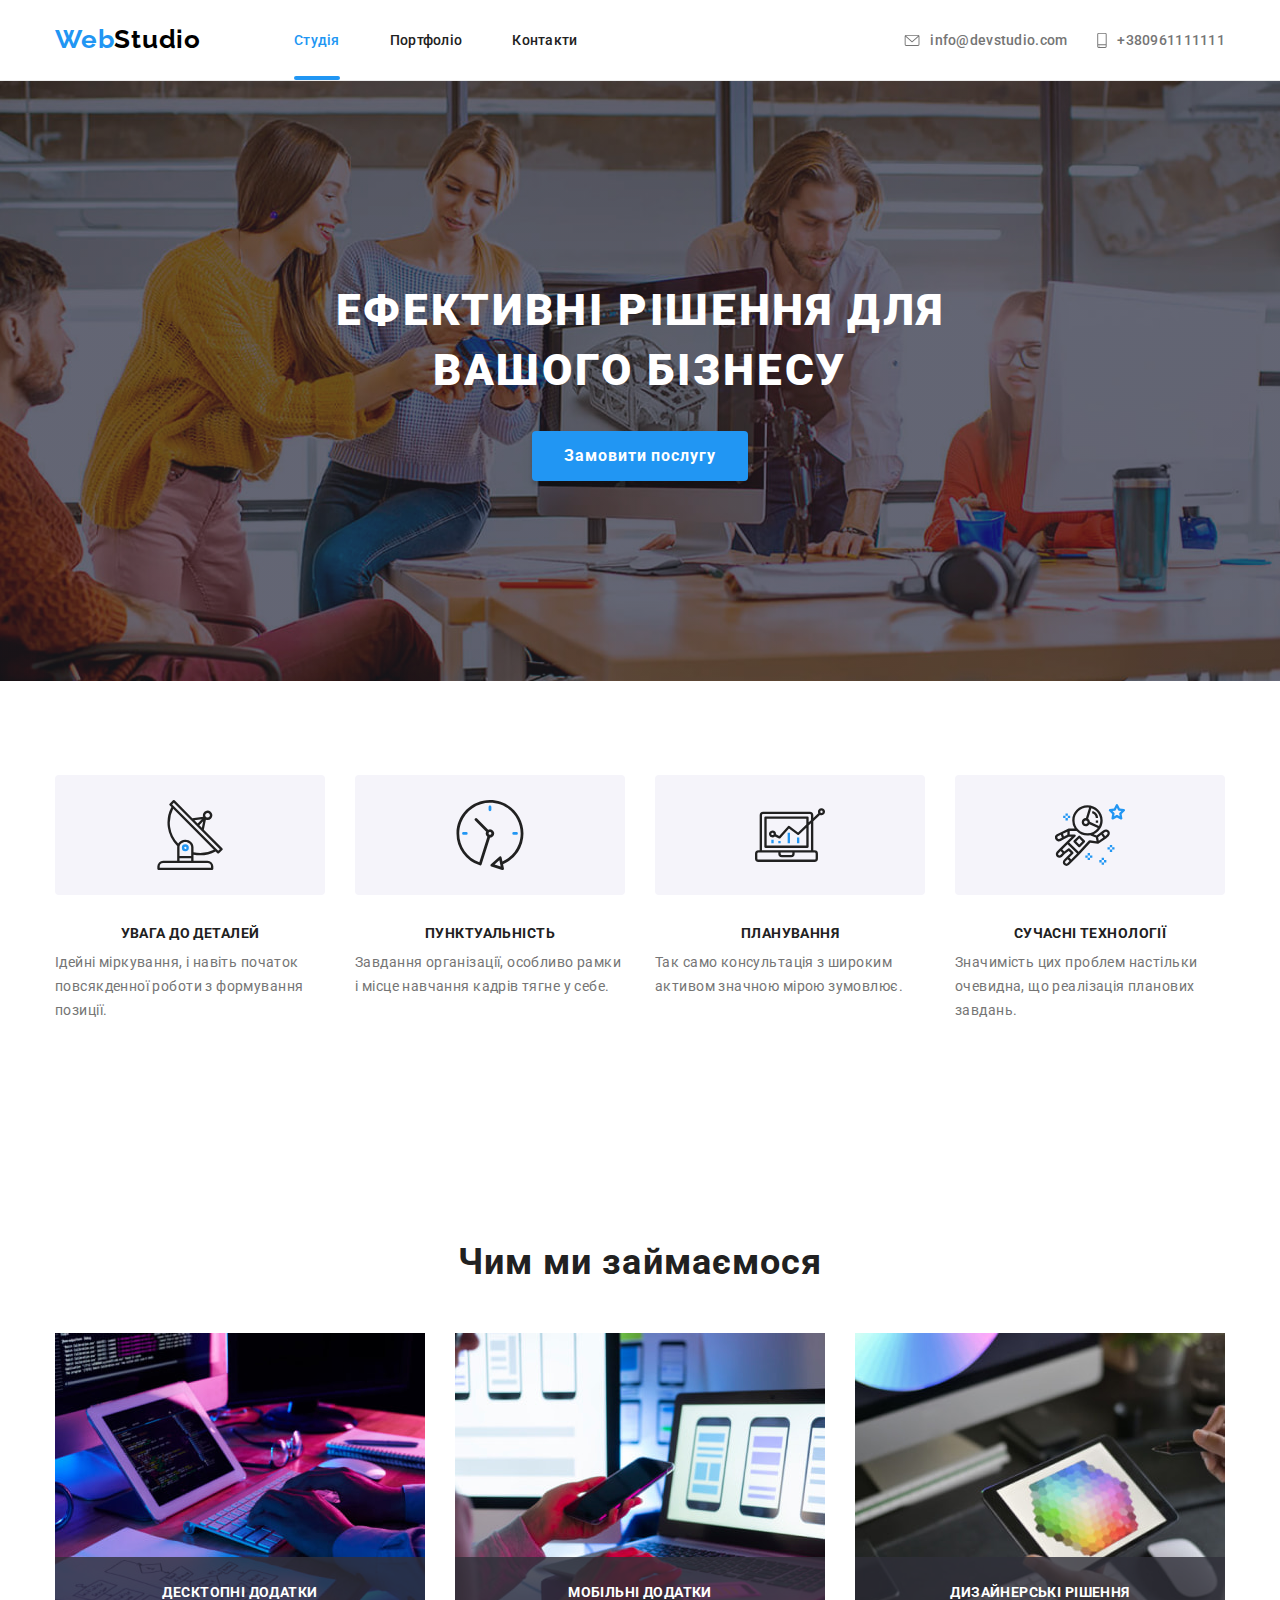
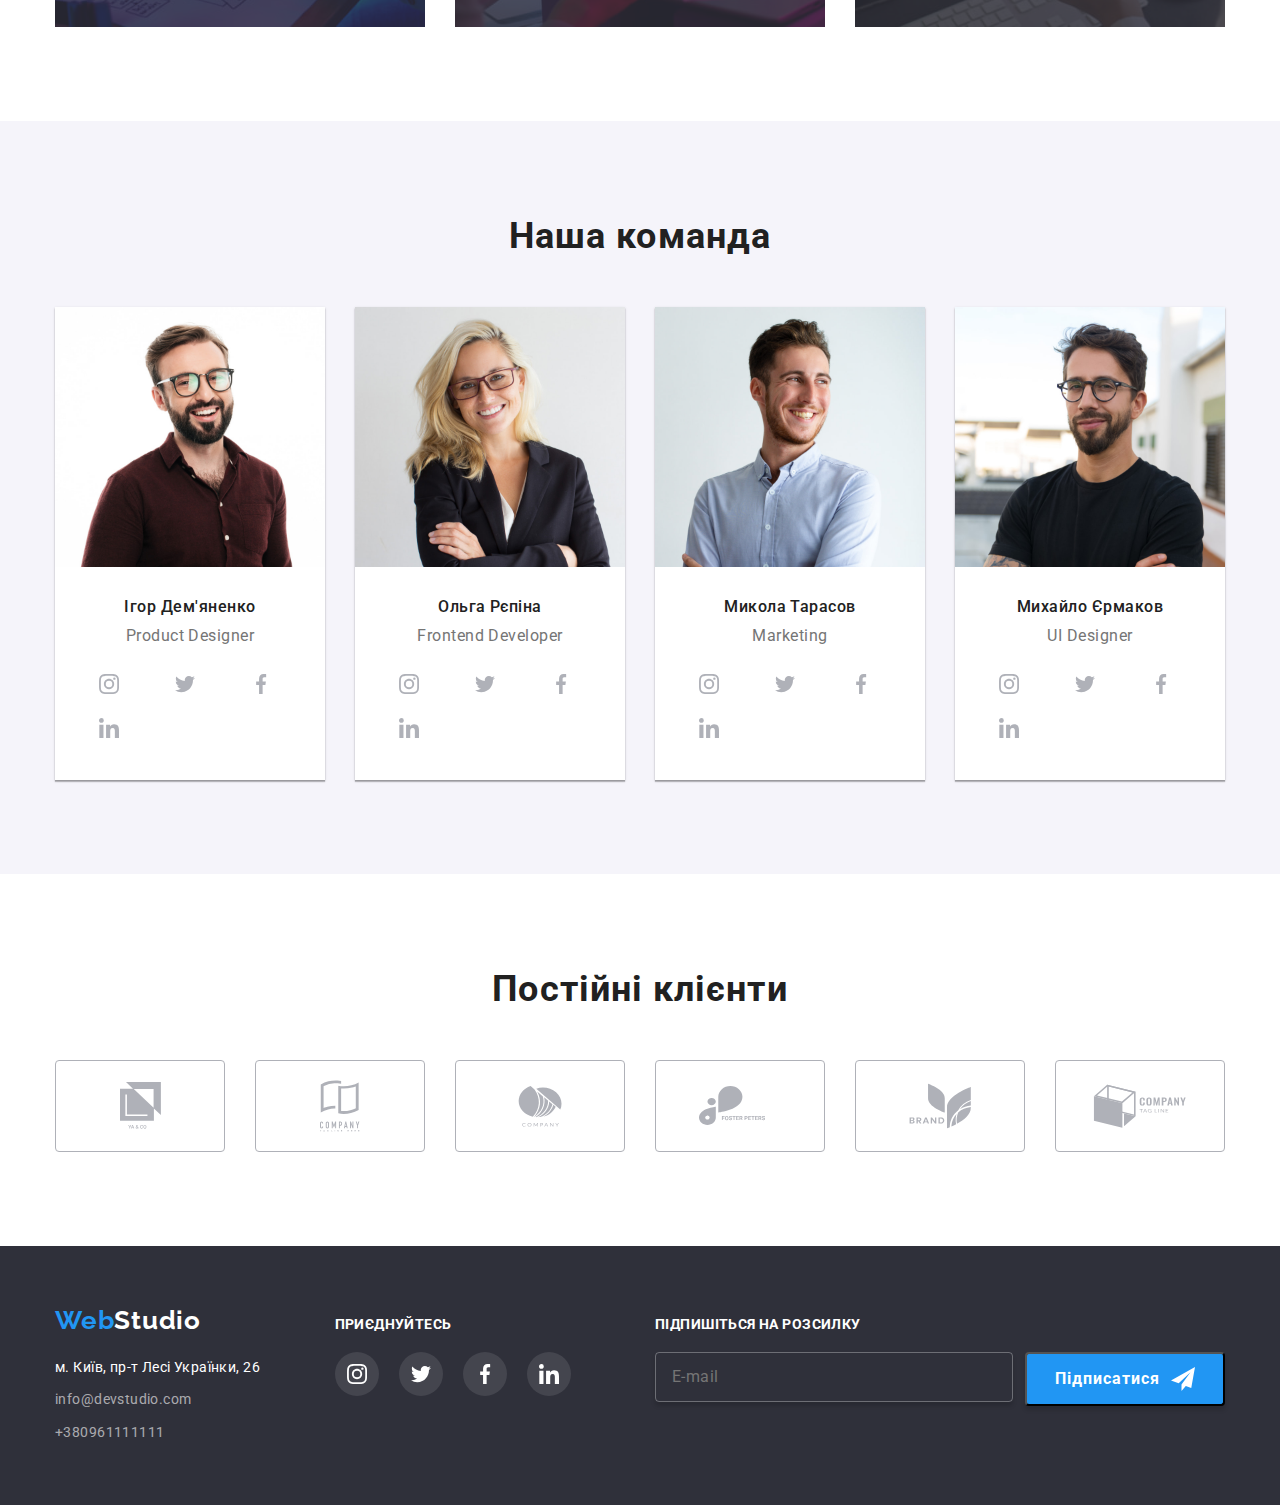
<file: index.html>
<!DOCTYPE html>
<html lang="uk">
  <head>
    <meta charset="UTF-8" />
    <meta name="viewport" content="width=device-width, initial-scale=1.0" />
    <title lang="en">WebStudio</title>

    <link rel="preconnect" href="https://fonts.googleapis.com" />
    <link rel="preconnect" href="https://fonts.gstatic.com" crossorigin />
    <link
      href="https://fonts.googleapis.com/css2?family=Raleway:wght@700&family=Roboto:wght@400;500;700;900&display=swap"
      rel="stylesheet"
    />

    <link
      rel="stylesheet"
      href="https://cdnjs.cloudflare.com/ajax/libs/modern-normalize/2.0.0/modern-normalize.min.css"
    />

    <link rel="stylesheet" href="./css/main.min.css" />
  </head>

  <body>
    <!-- Header start -->
    <header class="header">
      <div class="container header__container">
        <nav class="main-navigation">
          <!-- Header Logo -->

          <div class="mobile-menu__navigation">
            <div class="header__logo">
              <a href="/" class="logo"
                >Web<span class="logo__dark-theme">Studio</span></a
              >
            </div>

            <!-- Mobile menu open-close button  -->
            <button
              type="button"
              class="btn btn__mobile-menu is-open"
              aria-expanded="false"
              aria-controls="mobile-menu__container"
              data-menu-button
            >
              <svg
                width="40"
                height="40"
                aria-label="Кнопка перемикач мобільного
                меню"
              >
                <use
                  class="icon-cross"
                  href="./images/svg/symbol-defs.svg#icon-cross"
                  width="19"
                ></use>
                <use
                  class="icon-burger"
                  href="./images/svg/symbol-defs.svg#icon-burger"
                  width="24"
                ></use>
              </svg>
            </button>
          </div>

          <!-- Mobile menu -->
          <div
            class="mobile-menu__container is-open"
            id="mobile-menu__container"
            data-menu
          >
            <!-- Menu navigation list -->
            <ul class="main-navigation__list main-navigation__list-menu">
              <li class="main-navigation__item">
                <a
                  href="./index.html"
                  class="main-navigation__link main-navigation__link-menu--current-page"
                  >Студія</a
                >
              </li>
              <li class="main-navigation__item">
                <a
                  href="./portfolio.html"
                  class="main-navigation__link main-navigation__link-menu"
                  >Портфоліо</a
                >
              </li>
              <li class="main-navigation__item">
                <a
                  href="./contacts.html"
                  class="main-navigation__link main-navigation__link-menu"
                  >Контакти</a
                >
              </li>
            </ul>
            <!-- Menu navigation Contacts -->
            <ul class="main-navigation__list main-navigation__list-contact">
              <li class="main-navigation__item mail">
                <a
                  class="main-navigation__link main-navigation__link-contact"
                  href="mailto:info@devstudio.com"
                  aria-label="Електронна пошта"
                >
                  <svg class="main-navigation__icon" width="16" height="12">
                    <use
                      href="./images/svg/symbol-defs.svg#icon-envelope"
                    ></use>
                  </svg>
                  info@devstudio.com
                </a>
              </li>
              <li class="main-navigation__item phone">
                <a
                  class="main-navigation__link main-navigation__link-contact"
                  href="tel:+380961111111"
                  aria-label="Номер телефону"
                >
                  <svg class="main-navigation__icon" width="10" height="16">
                    <use
                      href="./images/svg/symbol-defs.svg#icon-smartphone"
                    ></use>
                  </svg>
                  +380961111111
                </a>
              </li>
            </ul>
            <!-- Menu navigation Social -->
            <ul class="menu__social">
              <li class="menu__social-item">
                <a
                  class="menu__social-link"
                  href="#"
                  target="_blank"
                  rel="noopener noreferrer nofollow"
                  aria-label="Посилання на інстаграм"
                  >Instagram
                </a>
              </li>
              <li class="menu__social-item">
                <a
                  class="menu__social-link"
                  href="#"
                  target="_blank"
                  rel="noopener noreferrer nofollow"
                  aria-label="Посилання на твітер"
                >
                  Twitter
                </a>
              </li>

              <li class="menu__social-item">
                <a
                  class="menu__social-link"
                  href="#"
                  target="_blank"
                  rel="noopener noreferrer nofollow"
                  aria-label="Посилання на фейсбук"
                >
                  Facebook
                </a>
              </li>
              <li class="menu__social-item">
                <a
                  class="menu__social-link"
                  href="#"
                  target="_blank"
                  rel="noopener noreferrer nofollow"
                  aria-label="Посиалння на лінкедін"
                  >LinkedIn
                </a>
              </li>
            </ul>
          </div>
        </nav>
      </div>
    </header>

    <main>
      <!-- Hero section start-->
      <section class="hero">
        <div class="container">
          <h1 class="hero__title">Ефективні рішення для вашого бізнесу</h1>

          <button type="button" class="hero__btn btn" data-modal-open>
            Замовити послугу
          </button>
        </div>

        <!-- Модальне вікно -->

        <div class="backdrop is-hidden" data-modal>
          <div class="modal">
            <form class="form" autocomplete="off">
              <p class="form__title">Залиште свої дані, ми вам передзвонимо</p>

              <div class="form-group">
                <label class="form-group__label">Ім&#8216;я</label>
                <input
                  type="text"
                  name="name"
                  class="form-group__input"
                  placeholder=" "
                />

                <svg class="form-group__icon" width="18" height="18">
                  <use href="./images/svg/symbol-defs.svg#icon-person"></use>
                </svg>
              </div>

              <div class="form-group">
                <label class="form-group__label">Телефон</label>
                <input
                  type="tel"
                  name="tel"
                  class="form-group__input"
                  placeholder=" "
                />
                <svg class="form-group__icon" width="18" height="18">
                  <use href="./images/svg/symbol-defs.svg#icon-phone"></use>
                </svg>
              </div>

              <div class="form-group">
                <label class="form-group__label">Пошта</label>
                <input
                  type="email"
                  name="email"
                  class="form-group__input"
                  placeholder=" "
                />
                <svg class="form-group__icon" width="18" height="18">
                  <use href="./images/svg/symbol-defs.svg#icon-email"></use>
                </svg>
              </div>

              <div class="form-group form-group__comment">
                <label class="form-group__label">Коментар</label>
                <textarea
                  class="comment__textarea"
                  name="comment"
                  rows="20"
                  placeholder="Введіть текст"
                ></textarea>
              </div>

              <label class="checkbox__label">
                <input
                  class="checkbox__input"
                  type="checkbox"
                  name="agreement"
                  value="Погожуюсь з розсилкою та приймаю умови договору"
                />
                <span class="checkbox__agreement"
                  >Погожуюсь з розсилкою та приймаю
                  <a href="#" class="checkbox__link-agreement"
                    >Умови договору</a
                  >
                </span>
                <svg class="checkbox__icon" width="16" height="15">
                  <use href="./images/svg/symbol-defs.svg#icon-check"></use>
                </svg>
              </label>

              <button type="submit" class="btn btn__send">Відправити</button>

              <button type="button" class="btn__close" data-modal-close>
                <svg class="icon close" width="11" height="11">
                  <use href="./images/svg/symbol-defs.svg#icon-Close"></use>
                </svg>
              </button>
            </form>
          </div>
        </div>
      </section>

      <!-- Features section -->
      <section class="our-features">
        <div class="container">
          <h2 class="section-title visually-hidden">Наші особливості</h2>

          <ul class="our-features__list">
            <li class="our-features__list-item">
              <div class="list-item__icon">
                <svg class="icon-antenna" width="70" height="70">
                  <use href="./images/svg/symbol-defs.svg#icon-antenna"></use>
                </svg>
              </div>

              <h3 class="our-features__subtitle">УВАГА ДО ДЕТАЛЕЙ</h3>
              <p class="our-features__description">
                Ідейні міркування, і навіть початок повсякденної роботи з
                формування позиції.
              </p>
            </li>

            <li class="our-features__list-item">
              <div class="list-item__icon">
                <svg class="icon-clock" width="70" height="70">
                  <use href="./images/svg/symbol-defs.svg#icon-clock"></use>
                </svg>
              </div>
              <h3 class="our-features__subtitle">ПУНКТУАЛЬНІСТЬ</h3>
              <p class="our-features__description">
                Завдання організації, особливо рамки і місце навчання кадрів
                тягне у себе.
              </p>
            </li>

            <li class="our-features__list-item">
              <div class="list-item__icon">
                <svg class="icon-diagram" width="70" height="70">
                  <use href="./images/svg/symbol-defs.svg#icon-diagram"></use>
                </svg>
              </div>
              <h3 class="our-features__subtitle">ПЛАНУВАННЯ</h3>
              <p class="our-features__description">
                Так само консультація з широким активом значною мірою зумовлює.
              </p>
            </li>

            <li class="our-features__list-item">
              <div class="list-item__icon">
                <svg class="icon-astronaut" width="70" height="70">
                  <use href="./images/svg/symbol-defs.svg#icon-astronaut"></use>
                </svg>
              </div>
              <h3 class="our-features__subtitle">СУЧАСНІ ТЕХНОЛОГІЇ</h3>
              <p class="our-features__description">
                Значимість цих проблем настільки очевидна, що реалізація
                планових завдань.
              </p>
            </li>
          </ul>
        </div>
      </section>

      <!-- Reviews Section -->
      <section class="reviews">
        <div class="container">
          <h2 class="section-title">Чим ми займаємося</h2>
          <ul class="reviews__list">
            <li class="reviews__list-item">
              <img
                src="./images/work/we-do-1.jpg"
                width="370"
                height="294"
                alt="Відкритий лептоп, на столі лежать папери, за лептопом великий монітор з інформацією схожою на код"
              />
              <p class="list-item__description">Десктопні додатки</p>
            </li>
            <li class="reviews__list-item">
              <img
                src="./images/work/we-do-2.jpg"
                width="370"
                height="294"
                alt="На екрані лептопа макети з інформацією для мобільних телефонів, на задньому фоні великий додатковий монітор з зображенням інформації"
              />
              <p class="list-item__description">Мобільні додатки</p>
            </li>
            <li class="reviews__list-item">
              <img
                src="./images/work/we-do-3.jpg"
                width="370"
                height="294"
                alt="Планшет з палітрою кольорів на екрані, на задньому плані ноутбук та великий додатковий монітр, на якому відображається обраний моноколір"
              />
              <p class="list-item__description">Дизайнерські рішення</p>
            </li>
          </ul>
        </div>
      </section>

      <!-- Team section -->
      <section class="team">
        <div class="container">
          <h2 class="section-title">Наша команда</h2>
          <ul class="team__member-list">
            <li class="team__member">
              <img
                src="./images/team/dem.jpg"
                width="270"
                alt="Молодий чоловік сорочці борового кольору з бородою та в окулярах, він посміхається"
              />
              <div class="member__description">
                <h3 class="member__name">Ігор Дем'яненко</h3>
                <p class="member__position" lang="en">Product Designer</p>

                <ul class="member__social">
                  <li>
                    <a
                      class="social-link"
                      href="#"
                      target="_blank"
                      rel="noopener noreferrer nofollow"
                      aria-label="Посилання на інстаграм"
                    >
                      <svg class="social-link__icon" width="20" height="20">
                        <use
                          href="./images/svg/symbol-defs.svg#icon-instagram"
                        ></use>
                      </svg>
                    </a>
                  </li>
                  <li>
                    <a
                      class="social-link"
                      href="#"
                      target="_blank"
                      rel="noopener noreferrer nofollow"
                      aria-label="Посилання на твітер"
                    >
                      <svg class="social-link__icon" width="20" height="20">
                        <use
                          href="./images/svg/symbol-defs.svg#icon-twitter"
                        ></use>
                      </svg>
                    </a>
                  </li>

                  <li>
                    <a
                      class="social-link"
                      href="#"
                      target="_blank"
                      rel="noopener noreferrer nofollow"
                      aria-label="Посилання на фейсбук"
                    >
                      <svg class="social-link__icon" width="20" height="20">
                        <use
                          href="./images/svg/symbol-defs.svg#icon-facebook"
                        ></use>
                      </svg>
                    </a>
                  </li>
                  <li>
                    <a
                      class="social-link"
                      href="#"
                      target="_blank"
                      rel="noopener noreferrer nofollow"
                      aria-label="Посиалння на лінкедін"
                    >
                      <svg class="social-link__icon" width="20" height="20">
                        <use
                          href="./images/svg/symbol-defs.svg#icon-linkedin"
                        ></use>
                      </svg>
                    </a>
                  </li>
                </ul>
              </div>
            </li>

            <li class="team__member">
              <img
                src="./images/team/repina.jpg"
                width="270"
                alt="Молода усміхнена жінка в окулярах з руками схрещеними на грудях в чорному піджаку та білій блузі, блондинка"
              />
              <div class="member__description">
                <h3 class="member__name">Ольга Рєпіна</h3>
                <p class="member__position" lang="en">Frontend Developer</p>

                <ul class="member__social">
                  <li>
                    <a
                      class="social-link"
                      href="#"
                      target="_blank"
                      rel="noopener noreferrer nofollow"
                      aria-label="Посилання на інстаграм"
                    >
                      <svg class="social-link__icon" width="20" height="20">
                        <use
                          href="./images/svg/symbol-defs.svg#icon-instagram"
                        ></use>
                      </svg>
                    </a>
                  </li>
                  <li>
                    <a
                      class="social-link"
                      href="#"
                      target="_blank"
                      rel="noopener noreferrer nofollow"
                      aria-label="Посилання на твітер"
                    >
                      <svg class="social-link__icon" width="20" height="20">
                        <use
                          href="./images/svg/symbol-defs.svg#icon-twitter"
                        ></use>
                      </svg>
                    </a>
                  </li>
                  <li>
                    <a
                      class="social-link"
                      href="#"
                      target="_blank"
                      rel="noopener noreferrer nofollow"
                      aria-label="Посилання на фейсбук"
                    >
                      <svg class="social-link__icon" width="20" height="20">
                        <use
                          href="./images/svg/symbol-defs.svg#icon-facebook"
                        ></use>
                      </svg>
                    </a>
                  </li>
                  <li>
                    <a
                      class="social-link"
                      href="#"
                      target="_blank"
                      rel="noopener noreferrer nofollow"
                      aria-label="Посиалння на лінкедін"
                    >
                      <svg class="social-link__icon" width="20" height="20">
                        <use
                          href="./images/svg/symbol-defs.svg#icon-linkedin"
                        ></use>
                      </svg>
                    </a>
                  </li>
                </ul>
              </div>
            </li>

            <li class="team__member">
              <img
                src="./images/team/tarasov.jpg"
                width="270"
                alt="Молодий чоловік в білій сорочці з руками схрещеними на грудях, посміхається, шатен"
              />
              <div class="member__description">
                <h3 class="member__name">Микола Тарасов</h3>
                <p class="member__position" lang="en">Marketing</p>

                <ul class="member__social">
                  <li>
                    <a
                      class="social-link"
                      href="#"
                      target="_blank"
                      rel="noopener noreferrer nofollow"
                      aria-label="Посилання на інстаграм"
                    >
                      <svg class="social-link__icon" width="20" height="20">
                        <use
                          href="./images/svg/symbol-defs.svg#icon-instagram"
                        ></use>
                      </svg>
                    </a>
                  </li>
                  <li>
                    <a
                      class="social-link"
                      href="#"
                      target="_blank"
                      rel="noopener noreferrer nofollow"
                      aria-label="Посилання на твітер"
                    >
                      <svg class="social-link__icon" width="20" height="20">
                        <use
                          href="./images/svg/symbol-defs.svg#icon-twitter"
                        ></use>
                      </svg>
                    </a>
                  </li>
                  <li>
                    <a
                      class="social-link"
                      href="#"
                      target="_blank"
                      rel="noopener noreferrer nofollow"
                      aria-label="Посилання на фейсбук"
                    >
                      <svg class="social-link__icon" width="20" height="20">
                        <use
                          href="./images/svg/symbol-defs.svg#icon-facebook"
                        ></use>
                      </svg>
                    </a>
                  </li>
                  <li>
                    <a
                      class="social-link"
                      href="#"
                      target="_blank"
                      rel="noopener noreferrer nofollow"
                      aria-label="Посиалння на лінкедін"
                    >
                      <svg class="social-link__icon" width="20" height="20">
                        <use
                          href="./images/svg/symbol-defs.svg#icon-linkedin"
                        ></use>
                      </svg>
                    </a>
                  </li>
                </ul>
              </div>
            </li>

            <li class="team__member">
              <img
                src="./images/team/yermakov.jpg"
                width="270"
                alt="Молодий чоловік в окулярах з руками схрещеними на грудях, з хитрою посмішкою, брюнет в чорній футболці, на руці тату"
              />
              <div class="member__description">
                <h3 class="member__name">Михайло Єрмаков</h3>
                <p class="member__position" lang="en">UI Designer</p>

                <ul class="member__social">
                  <li>
                    <a
                      class="social-link"
                      href="#"
                      target="_blank"
                      rel="noopener noreferrer nofollow"
                      aria-label="Посилання на інстаграм"
                    >
                      <svg class="social-link__icon" width="20" height="20">
                        <use
                          href="./images/svg/symbol-defs.svg#icon-instagram"
                        ></use>
                      </svg>
                    </a>
                  </li>
                  <li>
                    <a
                      class="social-link"
                      href="#"
                      target="_blank"
                      rel="noopener noreferrer nofollow"
                      aria-label="Посилання на твітер"
                    >
                      <svg class="social-link__icon" width="20" height="20">
                        <use
                          href="./images/svg/symbol-defs.svg#icon-twitter"
                        ></use>
                      </svg>
                    </a>
                  </li>
                  <li>
                    <a
                      class="social-link"
                      href="#"
                      target="_blank"
                      rel="noopener noreferrer nofollow"
                      aria-label="Посилання на фейсбук"
                    >
                      <svg class="social-link__icon" width="20" height="20">
                        <use
                          href="./images/svg/symbol-defs.svg#icon-facebook"
                        ></use>
                      </svg>
                    </a>
                  </li>
                  <li>
                    <a
                      class="social-link"
                      href="#"
                      target="_blank"
                      rel="noopener noreferrer nofollow"
                      aria-label="Посиалння на лінкедін"
                    >
                      <svg class="social-link__icon" width="20" height="20">
                        <use
                          href="./images/svg/symbol-defs.svg#icon-linkedin"
                        ></use>
                      </svg>
                    </a>
                  </li>
                </ul>
              </div>
            </li>
          </ul>
        </div>
      </section>

      <!-- Clients section -->
      <section class="clients">
        <div class="container">
          <h2 class="section-title">Постійні клієнти</h2>
          <ul class="clients__list">
            <li class="clients__list-item">
              <a
                class="clients__link"
                href="#"
                target="_blank"
                rel="noopener noreferrer"
                aria-label="Логотип компанії постійного клієнта"
              >
                <svg class="clients__logo" width="41" height="47">
                  <use href="./images/svg/symbol-defs.svg#icon-Logo_YACO"></use>
                </svg>
              </a>
            </li>
            <li class="clients__list-item">
              <a
                class="clients__link"
                href="#"
                target="_blank"
                rel="noopener noreferrer"
                aria-label="Логотип компанії постійного клієнта"
              >
                <svg class="clients__logo" width="40" height="52">
                  <use
                    href="./images/svg/symbol-defs.svg#icon-Logo_Tagline"
                  ></use>
                </svg>
              </a>
            </li>
            <li class="clients__list-item">
              <a
                class="clients__link"
                href="#"
                target="_blank"
                rel="noopener noreferrer"
                aria-label="Логотип компанії постійного клієнта"
              >
                <svg class="clients__logo" width="44" height="42">
                  <use
                    href="./images/svg/symbol-defs.svg#icon-Logo_Company"
                  ></use>
                </svg>
              </a>
            </li>
            <li class="clients__list-item">
              <a
                class="clients__link"
                href="#"
                target="_blank"
                rel="noopener noreferrer"
                aria-label="Логотип компанії постійного клієнта"
              >
                <svg class="clients__logo" width="82" height="41">
                  <use
                    href="./images/svg/symbol-defs.svg#icon-Logo_Foster"
                  ></use>
                </svg>
              </a>
            </li>
            <li class="clients__list-item">
              <a
                class="clients__link"
                href="#"
                target="_blank"
                rel="noopener noreferrer"
                aria-label="Логотип компанії постійного клієнта"
              >
                <svg class="clients__logo" width="63" height="46">
                  <use
                    href="./images/svg/symbol-defs.svg#icon-Logo_Brand"
                  ></use>
                </svg>
              </a>
            </li>
            <li class="clients__list-item">
              <a
                class="clients__link"
                href="#"
                target="_blank"
                rel="noopener noreferrer"
                aria-label="Логотип компанії постійного клієнта"
              >
                <svg class="clients__logo" width="94" height="44">
                  <use
                    href="./images/svg/symbol-defs.svg#icon-Logo_CompanyTL"
                  ></use>
                </svg>
              </a>
            </li>
          </ul>
        </div>
      </section>
    </main>

    <!-- Footer -->
    <footer class="footer">
      <div class="container footer__container">
        <div class="footer__container--left-part">
          <!-- Footer Logo -->
          <a href="/" class="logo footer__logo"
            >Web<span class="logo__white-theme">Studio</span></a
          >

          <!-- Footer Contacts -->
          <address class="footer__contact">
            <p class="footer__contact-text">м. Київ, пр-т Лесі Українки, 26</p>
            <ul class="footer__contact-list">
              <li class="footer__contact-item">
                <a class="footer__contact-link" href="mailto:info@devstudio.com"
                  >info@devstudio.com</a
                >
              </li>
              <li class="footer__contact-item">
                <a class="footer__contact-link" href="tel:+380961111111"
                  >+380961111111</a
                >
              </li>
            </ul>
          </address>
        </div>

        <div class="footer__social">
          <p class="footer__join-us">Приєднуйтесь</p>
          <ul class="social">
            <li class="social__item">
              <a
                class="social-link footer__social-link"
                href="#"
                target="_blank"
                rel="noopener noreferrer nofollow"
                aria-label="Посилання на інстаграм"
                ><svg class="social-link__icon" width="20" height="20">
                  <use href="./images/svg/symbol-defs.svg#icon-instagram"></use>
                </svg>
              </a>
            </li>
            <li class="social__item">
              <a
                class="social-link footer__social-link"
                href="#"
                target="_blank"
                rel="noopener noreferrer nofollow"
                aria-label="Посилання на твітер"
                ><svg class="social-link__icon" width="20" height="20">
                  <use href="./images/svg/symbol-defs.svg#icon-twitter"></use>
                </svg>
              </a>
            </li>
            <li class="social__item">
              <a
                class="social-link footer__social-link"
                href="#"
                target="_blank"
                rel="noopener noreferrer nofollow"
                aria-label="Посилання на фейсбук"
              >
                <svg class="social-link__icon" width="20" height="20">
                  <use href="./images/svg/symbol-defs.svg#icon-facebook"></use>
                </svg>
              </a>
            </li>
            <li class="social__item">
              <a
                class="social-link footer__social-link"
                href="#"
                target="_blank"
                rel="noopener noreferrer nofollow"
                aria-label="Посиалння на лінкедін"
              >
                <svg class="social-link__icon" width="20" height="20">
                  <use href="./images/svg/symbol-defs.svg#icon-linkedin"></use>
                </svg>
              </a>
            </li>
          </ul>
        </div>

        <form class="footer-form" autocomplete="off">
          <p class="footer-form__title">Підпишіться на розсилку</p>

          <div class="footer-form__field">
            <input
              type="email"
              name="email"
              class="footer-form__input"
              placeholder="E-mail"
            />
            <button type="button" class="btn btn__subscribe">
              Підписатися
              <svg class="footer-form__icon" width="24" height="24">
                <use href="./images/svg/symbol-defs.svg#icon-telegram"></use>
              </svg>
            </button>
          </div>
        </form>
      </div>
    </footer>

    <script src="./js/modal.js"></script>
    <script src="./js/mobile-menu.js"></script>
  </body>
</html>
</file>
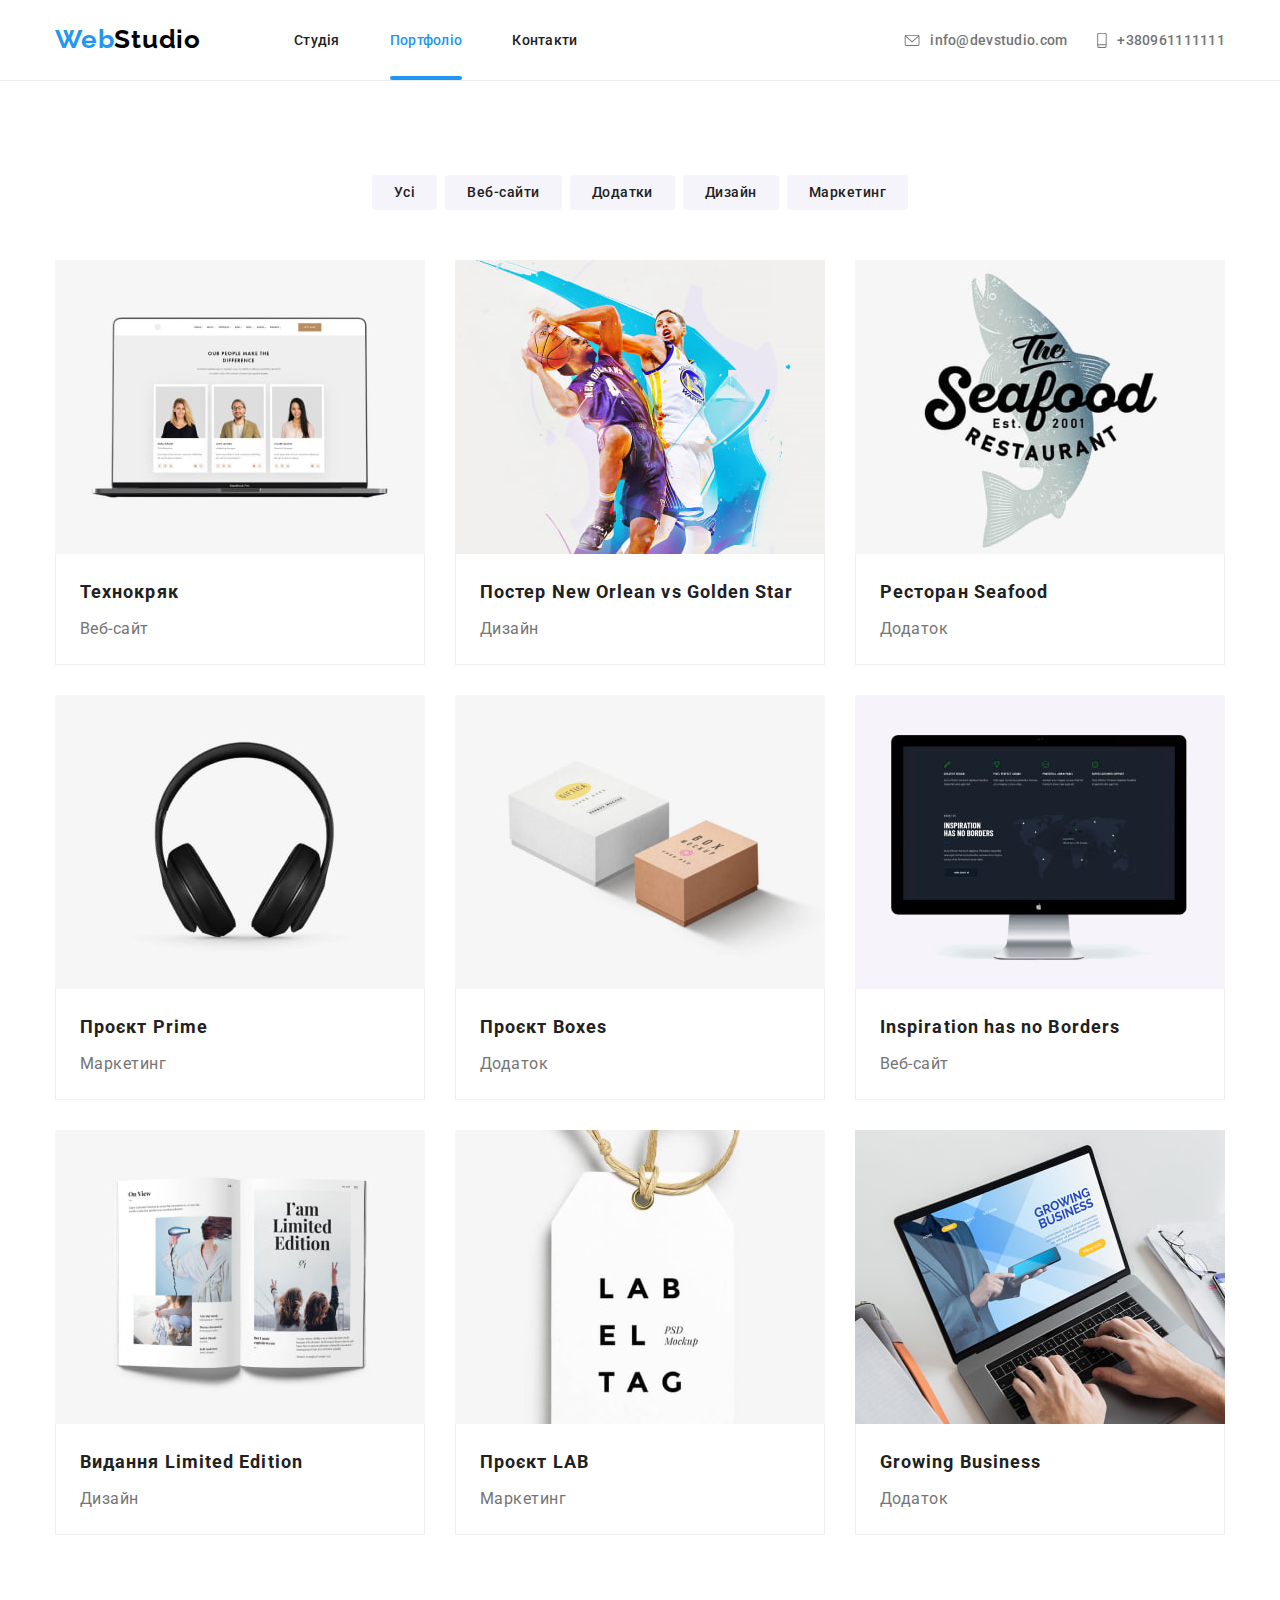
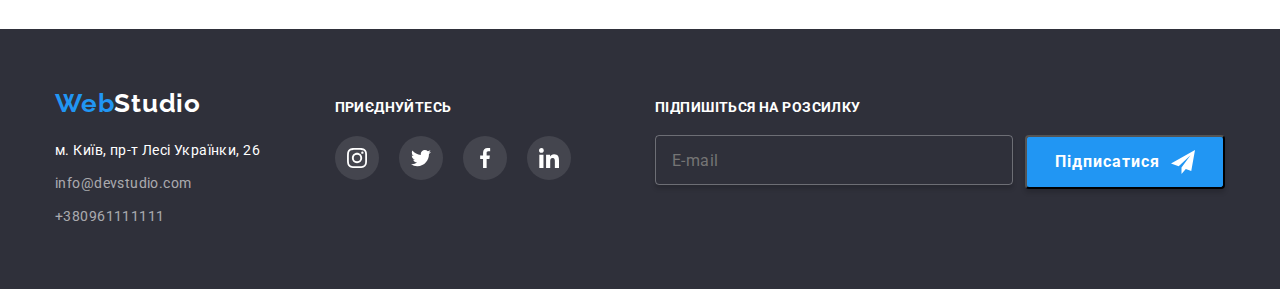
<file: portfolio.html>
<!DOCTYPE html>
<html lang="uk">
  <head>
    <meta charset="UTF-8" />
    <meta name="viewport" content="width=device-width, initial-scale=1.0" />
    <title lang="en">WebStudio</title>

    <link rel="preconnect" href="https://fonts.googleapis.com" />
    <link rel="preconnect" href="https://fonts.gstatic.com" crossorigin />
    <link
      href="https://fonts.googleapis.com/css2?family=Raleway:wght@700&family=Roboto:wght@400;500;700;900&display=swap"
      rel="stylesheet"
    />

    <link
      rel="stylesheet"
      href="https://cdnjs.cloudflare.com/ajax/libs/modern-normalize/2.0.0/modern-normalize.min.css"
    />

    <link rel="stylesheet" href="./css/main.min.css" />
  </head>

  <body>
    <!-- Header start -->
    <header class="header">
      <div class="container header__container">
        <nav class="main-navigation">
          <!-- Header Logo -->

          <div class="mobile-menu__navigation">
            <div class="header__logo">
              <a href="/" class="logo"
                >Web<span class="logo__dark-theme">Studio</span></a
              >
            </div>

            <!-- Mobile menu open-close button  -->
            <button
              type="button"
              class="btn btn__mobile-menu is-open"
              aria-expanded="false"
              aria-controls="mobile-menu__container"
              data-menu-button
            >
              <svg
                width="40"
                height="40"
                aria-label="Кнопка перемикач мобільного
                меню"
              >
                <use
                  class="icon-cross"
                  href="./images/svg/symbol-defs.svg#icon-cross"
                  width="19"
                ></use>
                <use
                  class="icon-burger"
                  href="./images/svg/symbol-defs.svg#icon-burger"
                  width="24"
                ></use>
              </svg>
            </button>
          </div>

          <!-- Mobile menu -->
          <div
            class="mobile-menu__container is-open"
            id="mobile-menu__container"
            data-menu
          >
            <!-- Menu navigation list -->
            <ul class="main-navigation__list main-navigation__list-menu">
              <li class="main-navigation__item">
                <a
                  href="./index.html"
                  class="main-navigation__link main-navigation__link-menu"
                  >Студія</a
                >
              </li>
              <li class="main-navigation__item">
                <a
                  href="./portfolio.html"
                  class="main-navigation__link main-navigation__link-menu--current-page"
                  >Портфоліо</a
                >
              </li>
              <li class="main-navigation__item">
                <a
                  href="./contacts.html"
                  class="main-navigation__link main-navigation__link-menu"
                  >Контакти</a
                >
              </li>
            </ul>
            <!-- Menu navigation Contacts -->
            <ul class="main-navigation__list main-navigation__list-contact">
              <li class="main-navigation__item mail">
                <a
                  class="main-navigation__link main-navigation__link-contact"
                  href="mailto:info@devstudio.com"
                  aria-label="Електронна пошта"
                >
                  <svg class="main-navigation__icon" width="16" height="12">
                    <use
                      href="./images/svg/symbol-defs.svg#icon-envelope"
                    ></use>
                  </svg>
                  info@devstudio.com
                </a>
              </li>
              <li class="main-navigation__item phone">
                <a
                  class="main-navigation__link main-navigation__link-contact"
                  href="tel:+380961111111"
                  aria-label="Номер телефону"
                >
                  <svg class="main-navigation__icon" width="10" height="16">
                    <use
                      href="./images/svg/symbol-defs.svg#icon-smartphone"
                    ></use>
                  </svg>
                  +380961111111
                </a>
              </li>
            </ul>
            <!-- Menu navigation Social -->
            <ul class="menu__social">
              <li class="menu__social-item">
                <a
                  class="menu__social-link"
                  href="#"
                  target="_blank"
                  rel="noopener noreferrer nofollow"
                  aria-label="Посилання на інстаграм"
                  >Instagram
                </a>
              </li>
              <li class="menu__social-item">
                <a
                  class="menu__social-link"
                  href="#"
                  target="_blank"
                  rel="noopener noreferrer nofollow"
                  aria-label="Посилання на твітер"
                >
                  Twitter
                </a>
              </li>

              <li class="menu__social-item">
                <a
                  class="menu__social-link"
                  href="#"
                  target="_blank"
                  rel="noopener noreferrer nofollow"
                  aria-label="Посилання на фейсбук"
                >
                  Facebook
                </a>
              </li>
              <li class="menu__social-item">
                <a
                  class="menu__social-link"
                  href="#"
                  target="_blank"
                  rel="noopener noreferrer nofollow"
                  aria-label="Посиалння на лінкедін"
                  >LinkedIn
                </a>
              </li>
            </ul>
          </div>
        </nav>
      </div>
    </header>

    <main>
      <section class="portfolio">
        <div class="container">
          <h1 class="section-title visually-hidden">Портфоліо</h1>

          <!-- Portfolio filter -->
          <ul class="portfolio__button-list">
            <div class="portfolio__button-list-first">
              <li class="portfolio__filter-item">
                <button class="btn portfolio__filter-button" type="button">
                  Усі
                </button>
              </li>
              <li class="portfolio__filter-item">
                <button class="btn portfolio__filter-button" type="button">
                  Веб-сайти
                </button>
              </li>
              <li class="portfolio__filter-item">
                <button class="btn portfolio__filter-button" type="button">
                  Додатки
                </button>
              </li>
            </div>

            <div class="portfolio__button-list-second">
              <li class="portfolio__filter-item">
                <button class="btn portfolio__filter-button" type="button">
                  Дизайн
                </button>
              </li>
              <li class="portfolio__filter-item">
                <button class="btn portfolio__filter-button" type="button">
                  Маркетинг
                </button>
              </li>
            </div>
          </ul>

          <!-- Portfolio examples -->
          <ul class="portfilio__examples-list">
            <li class="portfolio__item">
              <a
                class="link portfolio__link"
                href="#"
                target="_blank"
                rel="noopener noreferrer nofollow"
              >
                <div class="portfolio__overlay">
                  <img
                    class="portfolio__pic"
                    src="./images/portfolio/technokrjak.jpg"
                    alt="Сайт Технокряк"
                    width="370"
                    height="294"
                  />
                  <p class="portfolio__overlay-text">
                    Ресурс пропонує комплексні пропозиції з різним рівнем
                    функціоналу та сервісів. Все це дозволить відвідувачу
                    отримати вичерпні відомості про компанію чи приватну особу.
                  </p>
                </div>

                <div class="portfolio__project-descript">
                  <h2 class="portfolio__project-name">Технокряк</h2>
                  <p class="portfolio__project-area">Веб-сайт</p>
                </div>
              </a>
            </li>
            <li class="portfolio__item">
              <a
                class="link portfolio__link"
                href=""
                target="_blank"
                rel="noopener noreferrer nofollow"
              >
                <div class="portfolio__overlay">
                  <img
                    class="portfolio__pic"
                    src="./images/portfolio/poster.jpg"
                    alt="Баскетболісти з мячем "
                    width="370"
                    height="294"
                  />
                  <p class="portfolio__overlay-text">
                    Ресурс пропонує комплексні пропозиції з різним рівнем
                    функціоналу та сервісів. Все це дозволить відвідувачу
                    отримати вичерпні відомості про компанію чи приватну особу.
                  </p>
                </div>
                <div class="portfolio__project-descript">
                  <h2 class="portfolio__project-name">
                    Постер New Orlean vs Golden Star
                  </h2>
                  <p class="portfolio__project-area">Дизайн</p>
                </div>
              </a>
            </li>
            <li class="portfolio__item">
              <a
                class="link portfolio__link"
                href=""
                target="_blank"
                rel="noopener noreferrer nofollow"
              >
                <div class="portfolio__overlay">
                  <img
                    class="portfolio__pic"
                    src="./images/portfolio/seafood.jpg"
                    alt="Логотип ресторану"
                    width="370"
                    height="294"
                  />
                  <p class="portfolio__overlay-text">
                    Ресурс пропонує комплексні пропозиції з різним рівнем
                    функціоналу та сервісів. Все це дозволить відвідувачу
                    отримати вичерпні відомості про компанію чи приватну особу.
                  </p>
                </div>
                <div class="portfolio__project-descript">
                  <h2 class="portfolio__project-name">Ресторан Seafood</h2>
                  <p class="portfolio__project-area">Додаток</p>
                </div>
              </a>
            </li>
            <li class="portfolio__item">
              <a
                class="link portfolio__link"
                href=""
                target="_blank"
                rel="noopener noreferrer nofollow"
              >
                <div class="portfolio__overlay">
                  <img
                    class="portfolio__pic"
                    src="./images/portfolio/airpods.jpg"
                    alt="Навушники"
                    width="370"
                    height="294"
                  />
                  <p class="portfolio__overlay-text">
                    Ресурс пропонує комплексні пропозиції з різним рівнем
                    функціоналу та сервісів. Все це дозволить відвідувачу
                    отримати вичерпні відомості про компанію чи приватну особу.
                  </p>
                </div>
                <div class="portfolio__project-descript">
                  <h2 class="portfolio__project-name">Проєкт Prime</h2>
                  <p class="portfolio__project-area">Маркетинг</p>
                </div>
              </a>
            </li>
            <li class="portfolio__item">
              <a
                class="link portfolio__link"
                href=""
                target="_blank"
                rel="noopener noreferrer nofollow"
              >
                <div class="portfolio__overlay">
                  <img
                    class="portfolio__pic"
                    src="./images/portfolio/boxes.jpg"
                    alt="Коробки"
                    width="370"
                    height="294"
                  />
                  <p class="portfolio__overlay-text">
                    Ресурс пропонує комплексні пропозиції з різним рівнем
                    функціоналу та сервісів. Все це дозволить відвідувачу
                    отримати вичерпні відомості про компанію чи приватну особу.
                  </p>
                </div>

                <div class="portfolio__project-descript">
                  <h2 class="portfolio__project-name">Проєкт Boxes</h2>
                  <p class="portfolio__project-area">Додаток</p>
                </div>
              </a>
            </li>
            <li class="portfolio__item">
              <a
                class="link portfolio__link"
                href=""
                target="_blank"
                rel="noopener noreferrer nofollow"
              >
                <div class="portfolio__overlay">
                  <img
                    class="portfolio__pic"
                    src="./images/portfolio/monitor.jpg"
                    alt="Монітор"
                    width="370"
                    height="294"
                  />
                  <p class="portfolio__overlay-text">
                    Ресурс пропонує комплексні пропозиції з різним рівнем
                    функціоналу та сервісів. Все це дозволить відвідувачу
                    отримати вичерпні відомості про компанію чи приватну особу.
                  </p>
                </div>

                <div class="portfolio__project-descript">
                  <h2 class="portfolio__project-name">
                    Inspiration has no Borders
                  </h2>
                  <p class="portfolio__project-area">Веб-сайт</p>
                </div>
              </a>
            </li>
            <li class="portfolio__item">
              <a
                class="link portfolio__link"
                href=""
                target="_blank"
                rel="noopener noreferrer nofollow"
              >
                <div class="portfolio__overlay">
                  <img
                    class="portfolio__pic"
                    src="./images/portfolio/publishing.jpg"
                    alt="Книга розкрита"
                    width="370"
                    height="294"
                  />
                  <p class="portfolio__overlay-text">
                    Ресурс пропонує комплексні пропозиції з різним рівнем
                    функціоналу та сервісів. Все це дозволить відвідувачу
                    отримати вичерпні відомості про компанію чи приватну особу.
                  </p>
                </div>
                <div class="portfolio__project-descript">
                  <h2 class="portfolio__project-name">
                    Видання Limited Edition
                  </h2>
                  <p class="portfolio__project-area">Дизайн</p>
                </div>
              </a>
            </li>
            <li class="portfolio__item">
              <a
                class="link portfolio__link"
                href=""
                target="_blank"
                rel="noopener noreferrer nofollow"
              >
                <div class="portfolio__overlay">
                  <img
                    class="portfolio__pic"
                    src="./images/portfolio/lab.jpg"
                    alt="Бейджик проекту"
                    width="370"
                    height="294"
                  />
                  <p class="portfolio__overlay-text">
                    Ресурс пропонує комплексні пропозиції з різним рівнем
                    функціоналу та сервісів. Все це дозволить відвідувачу
                    отримати вичерпні відомості про компанію чи приватну особу.
                  </p>
                </div>

                <div class="portfolio__project-descript">
                  <h2 class="portfolio__project-name">Проєкт LAB</h2>
                  <p class="portfolio__project-area">Маркетинг</p>
                </div>
              </a>
            </li>
            <li class="portfolio__item">
              <a
                class="link portfolio__link"
                href=""
                target="_blank"
                rel="noopener noreferrer nofollow"
              >
                <div class="portfolio__overlay">
                  <img
                    class="portfolio__pic"
                    src="./images/portfolio/business.jpg"
                    alt="Бейджик проекту"
                    width="370"
                    height="294"
                  />
                  <p class="portfolio__overlay-text">
                    Ресурс пропонує комплексні пропозиції з різним рівнем
                    функціоналу та сервісів. Все це дозволить відвідувачу
                    отримати вичерпні відомості про компанію чи приватну особу.
                  </p>
                </div>
                <div class="portfolio__project-descript">
                  <h2 class="portfolio__project-name">Growing Business</h2>
                  <p class="portfolio__project-area">Додаток</p>
                </div>
              </a>
            </li>
          </ul>
        </div>
      </section>
    </main>

    <!-- Footer -->
    <footer class="footer">
      <div class="container footer__container">
        <div class="footer__container--left-part">
          <!-- Footer Logo -->
          <a href="/" class="logo footer__logo"
            >Web<span class="logo__white-theme">Studio</span></a
          >

          <!-- Footer Contacts -->
          <address class="footer__contact">
            <p class="footer__contact-text">м. Київ, пр-т Лесі Українки, 26</p>
            <ul class="footer__contact-list">
              <li class="footer__contact-item">
                <a class="footer__contact-link" href="mailto:info@devstudio.com"
                  >info@devstudio.com</a
                >
              </li>
              <li class="footer__contact-item">
                <a class="footer__contact-link" href="tel:+380961111111"
                  >+380961111111</a
                >
              </li>
            </ul>
          </address>
        </div>

        <div class="footer__social">
          <p class="footer__join-us">Приєднуйтесь</p>
          <ul class="social">
            <li class="social__item">
              <a
                class="social-link footer__social-link"
                href="#"
                target="_blank"
                rel="noopener noreferrer nofollow"
                aria-label="Посилання на інстаграм"
                ><svg class="social-link__icon" width="20" height="20">
                  <use href="./images/svg/symbol-defs.svg#icon-instagram"></use>
                </svg>
              </a>
            </li>
            <li class="social__item">
              <a
                class="social-link footer__social-link"
                href="#"
                target="_blank"
                rel="noopener noreferrer nofollow"
                aria-label="Посилання на твітер"
                ><svg class="social-link__icon" width="20" height="20">
                  <use href="./images/svg/symbol-defs.svg#icon-twitter"></use>
                </svg>
              </a>
            </li>
            <li class="social__item">
              <a
                class="social-link footer__social-link"
                href="#"
                target="_blank"
                rel="noopener noreferrer nofollow"
                aria-label="Посилання на фейсбук"
              >
                <svg class="social-link__icon" width="20" height="20">
                  <use href="./images/svg/symbol-defs.svg#icon-facebook"></use>
                </svg>
              </a>
            </li>
            <li class="social__item">
              <a
                class="social-link footer__social-link"
                href="#"
                target="_blank"
                rel="noopener noreferrer nofollow"
                aria-label="Посиалння на лінкедін"
              >
                <svg class="social-link__icon" width="20" height="20">
                  <use href="./images/svg/symbol-defs.svg#icon-linkedin"></use>
                </svg>
              </a>
            </li>
          </ul>
        </div>

        <form class="footer-form" autocomplete="off">
          <p class="footer-form__title">Підпишіться на розсилку</p>

          <div class="footer-form__field">
            <input
              type="email"
              name="email"
              class="footer-form__input"
              placeholder="E-mail"
            />
            <button type="button" class="btn btn__subscribe">
              Підписатися
              <svg class="footer-form__icon" width="24" height="24">
                <use href="./images/svg/symbol-defs.svg#icon-telegram"></use>
              </svg>
            </button>
          </div>
        </form>
      </div>
    </footer>

    <script src="./js/modal.js"></script>
    <script src="./js/mobile-menu.js"></script>
  </body>
</html>
</file>
<file: css/main.min.css>
h2,h3,h4,h5,h6,p{margin:0}li,ul{list-style:none;margin:0;padding:0}a{text-decoration:none}img{display:block}body{font-family:Roboto,sans-serif;font-size:14px;color:#757575;background-color:#fff}body.modal-open{overflow:hidden}.container{padding-left:15px;padding-right:15px;margin:0 auto}@media screen and (min-width: 480px)and (max-width: 767px){.container{width:480px}}@media screen and (min-width: 768px)and (max-width: 1199px){.container{width:768px}}@media screen and (min-width: 1200px){.container{width:1200px}}section{padding-top:60px;padding-bottom:60px}@media screen and (min-width: 1200px){section{padding-top:94px;padding-bottom:94px}}.section-title{color:#212121;text-align:center;font-size:36px;font-weight:700;line-height:1.17;letter-spacing:1.08px;margin-bottom:30px}@media screen and (min-width: 1200px){.section-title{margin-bottom:50px}}.visually-hidden{position:absolute;width:1px;height:1px;margin:-1px;border:0;padding:0;white-space:nowrap;clip-path:inset(100%);clip:rect(0 0 0 0);overflow:hidden}.btn__send,.btn__subscribe,.hero__btn{display:inline-block;padding-top:10px;padding-bottom:10px;background-color:#2196f3;border-radius:4px;box-shadow:0px 4px 4px 0px rgba(0,0,0,.15);color:#fff;text-align:center;font-weight:700;line-height:1.88;letter-spacing:.96px;transition:background-color 250ms cubic-bezier(0.4, 0, 0.2, 1);font-family:inherit;font-size:16px}.btn__send:active,.btn__subscribe:active,.hero__btn:active,.btn__send:focus,.btn__subscribe:focus,.hero__btn:focus,.btn__send:hover,.btn__subscribe:hover,.hero__btn:hover{background-color:#188ce8}@media screen and (min-width: 480px){.btn__send,.btn__subscribe,.hero__btn{letter-spacing:.06em}}.header{position:relative;border-bottom:1px solid #ececec}@media screen and (min-width: 1200px){.header__container{display:flex}}.header__logo{display:inline-block}@media screen and (min-width: 768px)and (max-width: 1199px){.header__logo{margin-right:88px}}@media screen and (min-width: 1200px){.header__logo{margin-right:93px}}@media screen and (max-width: 767px){.main-navigation{height:60px}}@media screen and (min-width: 768px){.main-navigation{display:flex;align-items:center;width:100%;height:80px}}.main-navigation__list{display:flex}.main-navigation__list-menu .main-navigation__item:not(:last-child){position:relative;margin-right:50px}@media screen and (max-width: 767px){.main-navigation__list-menu{display:block;font-weight:500;font-size:40px;letter-spacing:.02em;margin-bottom:302px}.main-navigation__item:not(:last-child){margin-bottom:32px}}@media screen and (max-width: 767px){.main-navigation__list-contact{display:flex;flex-flow:column-reverse;margin-bottom:64px}.main-navigation__list-contact .phone{margin-bottom:32px;color:#2196f3;font-size:34px}.main-navigation__list-contact .mail{margin-bottom:0;font-size:24px}}@media screen and (min-width: 768px)and (max-width: 1199px){.main-navigation__list-contact{display:block}}.main-navigation__item:not(:last-child){margin-right:30px}@media screen and (max-width: 1199px){.main-navigation__item:not(:last-child){margin-right:0}}.main-navigation__link{padding-top:32px;padding-bottom:32px;font-weight:500;line-height:1.2;letter-spacing:.02em;color:#757575;transition:color 250ms cubic-bezier(0.4, 0, 0.2, 1)}@media screen and (max-width: 767px){.main-navigation__link{padding-top:0;padding-bottom:0}}@media screen and (min-width: 1200px){.main-navigation__link{display:flex;align-items:center}}.main-navigation__link-menu{color:#212121;transition:color 250ms cubic-bezier(0.4, 0, 0.2, 1)}.main-navigation__link:focus,.main-navigation__link:hover,.main-navigation__link:active{color:#2196f3}.main-navigation__icon{margin-right:10px;fill:#757575;transition:fill 250ms cubic-bezier(0.4, 0, 0.2, 1)}@media screen and (max-width: 767px){.main-navigation__icon{display:none}}.main-navigation__link:focus .main-navigation__icon,.main-navigation__link:hover .main-navigation__icon{fill:#2196f3}.main-navigation__link-menu--current-page{color:#2196f3}.main-navigation__link-menu--current-page::after{display:inline-block;position:absolute;content:"";bottom:0;right:0;border-radius:2px;width:100%;height:4px;background-color:#2196f3}@media screen and (max-width: 767px){.main-navigation__link-menu--current-page::after{display:none}}.mobile-menu__navigation{display:flex;align-items:center;justify-content:space-between;height:100%}.mobile-menu__container{width:100%;background-color:#fff}@media screen and (max-width: 767px){.mobile-menu__container{position:absolute;top:calc(100% - 20px);left:0;padding-top:0;padding-right:40px;padding-bottom:48px;padding-left:40px;display:none}.mobile-menu__container.is-open{display:block}.mobile-menu__container.is-open .logo{display:none}}@media screen and (min-width: 768px){.mobile-menu__container{display:flex;width:100%;align-items:center;justify-content:space-between;padding:0}}.menu__social{display:flex;align-items:center;justify-content:space-between;width:100%;max-width:357px}.menu__social-item{color:#2196f3;font-size:18px;position:relative}.menu__social-item:not(:last-child){margin-right:20px}.menu__social-item:not(:last-child)::after{position:absolute;left:calc(100% + 10px);content:"";display:inline-block;border:1px solid rgba(33,33,33,.2);width:0px;height:22px}@media screen and (min-width: 768px){.menu__social{display:none}}.btn__mobile-menu{display:inline-flex;justify-content:center;align-items:center;margin:0;padding:0;border:none;background-color:rgba(0,0,0,0)}.btn__mobile-menu .icon-cross{display:none}.btn__mobile-menu.is-open .icon-cross{display:block}.btn__mobile-menu.is-open .icon-burger{display:none}@media screen and (min-width: 768px){.btn__mobile-menu{display:none}.btn__mobile-menu .icon-cross{display:none}.btn__mobile-menu.is-open .icon-cross{display:none}.btn__mobile-menu.is-open .icon-burger{display:none}}.btn__mobile-menu:focus,.btn__mobile-menu:hover{fill:#2196f3}.logo{display:block;color:#2196f3;font-family:Raleway,sans-serif;font-size:26px;font-weight:700;letter-spacing:.78px}.logo__dark-theme{color:#000}.logo__white-theme{color:#fff}.hero{max-width:1600px;margin-left:auto;margin-right:auto;background-color:#c4c4c4;background-image:linear-gradient(to right, rgba(47, 48, 58, 0.4), rgba(47, 48, 58, 0.4)),url(../images/hero/Hero-Img.jpg);background-position:center;background-size:cover;background-repeat:no-repeat;color:#fff;text-align:center}@media screen and (min-width: 1200px){.hero{padding-top:200px;padding-bottom:200px}}.hero__title{margin-top:0;margin-right:auto;margin-bottom:30px;margin-left:auto;font-weight:900;font-size:26px;line-height:1.61538;letter-spacing:.06em;text-transform:uppercase;text-align:center}@media screen and (min-width: 1200px){.hero__title{font-size:44px;line-height:1.36;letter-spacing:2.64px;width:696px}}.hero__btn{border:none;padding-right:24px;padding-left:24px}@media screen and (min-width: 1200px){.hero__btn{padding-right:32px;padding-left:32px}}.our-features__subtitle{color:#212121;font-size:14px;font-weight:700;line-height:1.17;letter-spacing:.03em;text-transform:uppercase;text-align:center;margin-bottom:10px}@media screen and (min-width: 1200px){.our-features__subtitle{letter-spacing:.42px}}.our-features__description{line-height:1.71;letter-spacing:.03em}@media screen and (min-width: 1200px){.our-features__description{letter-spacing:.42px}}.our-features__list-item:not(:last-child){margin-bottom:30px}@media screen and (min-width: 1200px){.our-features__list{display:flex;flex-wrap:wrap}.our-features__list-item{width:calc((100% - 90px)/4)}.our-features__list-item:not(:nth-child(4n)){margin-right:30px}}.list-item__icon{display:flex;justify-content:center;align-items:center;margin-bottom:30px;height:120px;border-radius:4px;background-color:#f5f4fa}@media screen and (max-width: 1199px){.reviews{display:none}}@media screen and (min-width: 1200px){.reviews__list{display:flex;flex-wrap:wrap}.reviews__list-item:not(:nth-child(3n)){width:calc((100% - 60px)/3);margin-right:30px}}.reviews__list-item{position:relative}.list-item__description{position:absolute;width:100%;bottom:0;left:0;background:rgba(47,48,58,.8);height:70px;text-align:center;align-content:center;font-weight:700;font-size:14px;letter-spacing:.03em;text-transform:uppercase;color:#fff}.team{background-color:#f5f4fa}@media screen and (min-width: 1200px){.team__member-list{display:flex;flex-wrap:wrap}}.team__member{box-shadow:0px 2px 1px 0px rgba(0,0,0,.2),0px 1px 1px 0px rgba(0,0,0,.14),0px 1px 3px 0px rgba(0,0,0,.12);background-color:#fff}@media screen and (max-width: 767px){.team__member:not(:last-child){margin-bottom:30px}}@media screen and (min-width: 1200px){.team__member{width:calc((100% - 90px)/4)}.team__member:not(:nth-child(4n)){margin-right:30px}}@media screen and (max-width: 767px){.team__member>img{width:100%}}.member__description{padding-top:30px;padding-bottom:30px}.member__name{margin-bottom:10px;color:#212121;font-size:16px;font-weight:500;line-height:1.2;letter-spacing:.48px;text-align:center}.member__position{margin-bottom:16px;font-size:16px;line-height:1.2;letter-spacing:.48px;text-align:center}.member__social{display:flex;flex-wrap:wrap;justify-content:center}@media screen and (min-width: 1200px){.member__social{padding-left:32px;padding-right:32px;justify-content:space-between}}.social-link{display:flex;align-items:center;justify-content:center;width:44px;height:44px;border-radius:50%;transition:background-color 250ms cubic-bezier(0.4, 0, 0.2, 1)}.social-link:not(last-child){margin-right:10px}.social-link__icon{display:block;fill:#afb1b8;transition:fill 250ms cubic-bezier(0.4, 0, 0.2, 1)}.social-link:hover,.social-link:focus{background-color:#188ce8}.social-link:hover .social-link__icon,.social-link:focus .social-link__icon{fill:#fff}.clients__list{display:flex;flex-wrap:wrap;justify-content:space-between}.clients__list-item{background-color:rgba(0,0,0,0)}@media screen and (max-width: 1199px){.clients__list{margin:-15px}}@media screen and (max-width: 767px){.clients__list-item{width:calc((100% - 60px)/2);margin:15px}}@media screen and (min-width: 768px)and (max-width: 1199px){.clients__list-item{width:calc((100% - 90px)/3);margin:15px}}.clients__link{display:flex;height:92px;justify-content:center;align-items:center;border-radius:4px;border:1px solid #afb1b8;transition:border 250ms cubic-bezier(0.4, 0, 0.2, 1)}@media screen and (min-width: 1200px){.clients__link{width:170px}}.clients__link:hover,.clients__link:focus{border-color:#188ce8}.clients__link:hover .clients__logo,.clients__link:focus .clients__logo{fill:#188ce8}.clients__logo{fill:#afb1b8;transition:fill 250ms cubic-bezier(0.4, 0, 0.2, 1)}@media screen and (max-width: 767px){.portfolio__button-list{display:inline-flex;flex-wrap:wrap;margin-bottom:40px}.portfolio__button-list-first,.portfolio__button-list-second{display:flex}.portfolio__button-list-first{margin-bottom:15px}}@media screen and (min-width: 768px){.portfolio__button-list{display:flex;flex-wrap:wrap;align-items:center;justify-content:center;margin-bottom:50px}.portfolio__button-list-first,.portfolio__button-list-second{display:flex}.portfolio__button-list-first{margin-right:8px}}.portfolio__filter-item:not(:last-child){margin-right:8px}.portfolio__filter-button{padding-top:6px;padding-bottom:6px;padding-left:22px;padding-right:22px;border:none;border-radius:4px;background-color:#f5f4fa;font-weight:500;line-height:1.63;letter-spacing:.48px;color:#212121;transition:background-color 250ms cubic-bezier(0.4, 0, 0.2, 1),color 250ms cubic-bezier(0.4, 0, 0.2, 1),filter 250ms cubic-bezier(0.4, 0, 0.2, 1);transition:background-color 250ms cubic-bezier(0.4, 0, 0.2, 1);transition:color 250ms cubic-bezier(0.4, 0, 0.2, 1);transition:filter 250ms cubic-bezier(0.4, 0, 0.2, 1)}.portfolio__filter-button:focus,.portfolio__filter-button:hover,.portfolio__filter-button:active{background-color:#2196f3;color:#fff;filter:drop-shadow(0px 4px 4px rgba(0, 0, 0, 0.25))}@media screen and (min-width: 768px){.portfilio__examples-list{display:flex;flex-wrap:wrap;margin-bottom:-30px}}.portfolio__item{position:relative}@media screen and (max-width: 767px){.portfolio__item{margin-bottom:30px}}@media screen and (min-width: 768px)and (max-width: 1199px){.portfolio__item{width:calc((100% - 60px)/2);margin-bottom:30px}.portfolio__item:not(:nth-child(2n)){margin-right:30px}}@media screen and (min-width: 1200px){.portfolio__item{width:calc((100% - 60px)/3);margin-bottom:30px}.portfolio__item:not(:nth-child(3n)){margin-right:30px}}.portfolio__link{display:block;transition:box-shadow 250ms cubic-bezier(0.4, 0, 0.2, 1);transition:box-shadow 250ms cubic-bezier(0.4, 0, 0.2, 1)}.portfolio__link:hover,.portfolio__link:focus{box-shadow:1px 4px 6px 0px rgba(0,0,0,.16),0px 4px 4px 0px rgba(0,0,0,.06),0px 1px 1px 0px rgba(0,0,0,.12)}@media screen and (max-width: 767px){.portfolio__pic{width:100%;max-width:450px}}.portfolio__project-descript{padding-top:20px;padding-right:24px;padding-bottom:20px;padding-left:24px;border-right:1px solid #eee;border-bottom:1px solid #eee;border-left:1px solid #eee;background:#fff}.portfolio__project-name{margin-bottom:4px;color:#212121;font-size:18px;font-weight:700;line-height:2;letter-spacing:1.08px}.portfolio__project-area{color:#757575;font-size:16px;line-height:1.88;letter-spacing:.48px}.portfolio__overlay{position:relative;overflow:hidden}.portfolio__overlay-text{position:absolute;width:100%;height:100%;bottom:0;left:0;transform:translateY(100%);transition:transform 250ms cubic-bezier(0.4, 0, 0.2, 1);padding-top:63px;padding-right:24px;padding-bottom:63px;padding-left:24px;font-weight:400;font-size:18px;line-height:1.55556;letter-spacing:.03em;color:#fff;background-color:rgba(33,150,243,.9);opacity:0}.portfolio__link:hover .portfolio__overlay-text,.portfolio__link:focus .portfolio__overlay-text{opacity:1;transform:translateY(0%)}.footer{background-color:#2f303a;padding-top:60px;padding-bottom:60px}@media screen and (min-width: 1200px){.footer__container{display:flex;flex-wrap:wrap;align-items:baseline;justify-content:space-between}}.footer__logo{margin-bottom:20px}@media screen and (max-width: 767px){.footer__logo{text-align:center}}.footer__contact{font-style:normal;line-height:1.71;letter-spacing:.42px}@media screen and (max-width: 767px){.footer__contact{text-align:center;margin-bottom:60px}}.footer__contact-text{margin-bottom:9px;color:#fff}.footer__contact-item:not(:last-child){margin-bottom:9px}.footer .social-link__icon{fill:#fff}.footer__contact-link{display:block;color:rgba(255,255,255,.6);transition:color 250ms cubic-bezier(0.4, 0, 0.2, 1)}.footer__contact-link:hover,.footer__contact-link:focus{color:#2196f3}.footer__join-us{margin-bottom:20px;color:#fff;font-weight:700;line-height:1.2;letter-spacing:.42px;text-transform:uppercase}@media screen and (max-width: 767px){.footer__join-us{text-align:center;letter-spacing:.03em;margin-bottom:20px}}.social{display:flex}@media screen and (max-width: 767px){.social{justify-content:center;margin-bottom:60px}}.social__item:not(:last-child){margin-right:10px}.footer__social-link{background-color:rgba(255,255,255,.1019607843)}@media screen and (min-width: 1200px){.footer-form{width:570px;height:86px}}.footer-form__title{margin-bottom:20px;font-weight:700;font-size:14px;letter-spacing:.03em;text-transform:uppercase;color:#fff}@media screen and (max-width: 767px){.footer-form__title{text-align:center;margin-bottom:20px}}.footer-form__field{display:block}@media screen and (min-width: 1200px){.footer-form__field{position:relative;display:inline-flex;margin:0}}.footer-form__input{margin-right:12px;padding-left:16px;border:1px solid rgba(255,255,255,.3);border-radius:4px;height:50px;outline:none;box-shadow:0 4px 4px 0 rgba(0,0,0,.15);background:rgba(33,150,243,0);font-weight:400;font-size:16px;line-height:1.25;letter-spacing:.03em;color:rgba(255,255,255,.6)}@media screen and (max-width: 767px){.footer-form__input{width:100%;margin-bottom:20px}}@media screen and (min-width: 1200px){.footer-form__input{width:358px}}.footer-form__icon{position:absolute;top:50%;right:28px;fill:#fff;transform:translateY(-50%)}.footer-form__input:focus-within,.footer-form__input:focus{border-color:#2196f3;transition:border-color 250ms cubic-bezier(0.4, 0, 0.2, 1)}.btn__subscribe{position:relative;display:flex;width:200px;padding-right:28px;padding-left:28px}@media screen and (max-width: 767px){.btn__subscribe{margin:auto}}.btn__subscribe:focus,.btn__subscribe:hover{border-color:#2196f3;transition:border-color 250ms cubic-bezier(0.4, 0, 0.2, 1)}.backdrop{position:fixed;top:0;left:0;z-index:10;width:100%;height:100%;background-color:rgba(0,0,0,.2);visibility:visible;opacity:1;transition:opacity 250ms cubic-bezier(0.4, 0, 0.2, 1);transition:visibility 250ms cubic-bezier(0.4, 0, 0.2, 1)}@media screen and (max-width: 767px){.backdrop{padding-top:93px;padding-right:15px;padding-bottom:93px;padding-left:15px}}@media screen and (max-width: 1199px){.backdrop{overflow-y:scroll}}.backdrop.is-hidden{opacity:0;visibility:hidden;pointer-events:none}.modal{padding:40px;border-radius:4px;width:100%;height:609px;background-color:#fff;color:#000;box-shadow:0 2px 1px 0 rgba(0,0,0,.2),0 1px 1px 0 rgba(0,0,0,.14),0 1px 3px 0 rgba(0,0,0,.12);background:#fff;transition:transform 250ms cubic-bezier(0.4, 0, 0.2, 1)}@media screen and (min-width: 480px)and (max-width: 1199px){.modal{position:absolute;top:50%;left:50%;max-width:450px;height:609px;transform:translate(-50%, -50%) scale(1)}}@media screen and (min-width: 1199px){.modal{position:absolute;top:50%;left:50%;width:528px;height:581px;transform:translate(-50%, -50%) scale(1)}}.backdrop.is-hidden .modal{transform:translate(-50%, -50%) scale(0)}@media screen and (max-width: 767px){.form{position:relative}}@media screen and (min-width: 1199px){.form{width:448px;height:501px}}.form__title{margin-bottom:12px;font-weight:700;font-size:20px;letter-spacing:.03em;text-align:center;color:#212121}.form-group{position:relative;display:flex;flex-wrap:wrap;align-content:center;width:100%;margin-bottom:10px}@media screen and (min-width: 1199px){.form-group{width:448px}}.form-group__label{margin-bottom:4px;font-weight:400;font-size:12px;letter-spacing:.01em;color:#757575}.form-group__input{width:100%;height:40px;padding:11px 12px 11px 42px;border:1px solid rgba(33,33,33,.2);border-radius:4px;outline:none}.form-group__icon{display:inline-block;position:absolute;top:50%;left:12px}.form-group:focus-within>.form-group__icon,.form-group:focus>.form-group__icon,.form-group:hover>.form-group__icon{fill:#2196f3;transition:fill 250ms cubic-bezier(0.4, 0, 0.2, 1)}.form-group:focus-within>.form-group__input,.form-group:focus>.form-group__input{border-color:#2196f3;transition:border-color 250ms cubic-bezier(0.4, 0, 0.2, 1)}.form-group__comment{margin-bottom:20px}.comment__textarea{resize:none;padding-top:12px;padding-right:16px;padding-bottom:12px;padding-left:16px;border:1px solid rgba(33,33,33,.2);border-radius:4px;width:100%;height:120px;outline:none}@media screen and (min-width: 1199px){.comment__textarea{width:448px}}.form-group__comment:focus-within>.comment__textarea,.form-group__comment:focus>.comment__textarea{border-color:#2196f3;transition:border-color 250ms cubic-bezier(0.4, 0, 0.2, 1)}.checkbox__label{position:relative;display:inline-flex;align-items:center;justify-content:center;margin-bottom:30px;width:100%;height:24px;font-weight:400;font-size:12px;line-height:1.71429;letter-spacing:.03em;color:#757575}@media screen and (min-width: 1199px){.checkbox__label{width:423px;font-size:14px}}.checkbox__input{position:absolute;left:0;position:absolute;width:1px;height:1px;margin:-1px;border:0;padding:0;clip:rect(0 0 0 0);overflow:hidden}.checkbox__icon{position:absolute;top:50%;left:0;transform:translateY(-50%);display:inline-block;width:16px;height:16px;outline:none;border:2px solid #212121;border-radius:4px}.checkbox__input:checked~.checkbox__icon{background-color:#2196f3;border-color:#2196f3;transition:background-color 250ms cubic-bezier(0.4, 0, 0.2, 1)}.checkbox__input:focus~.checkbox__icon{border-color:#2196f3;transition:background-color 250ms cubic-bezier(0.4, 0, 0.2, 1)}.checkbox__input{margin-left:7px}.checkbox__link-agreement{text-decoration:underline;text-decoration-skip-ink:none;color:#2196f3}.btn__send{padding-right:52px;padding-left:52px;border:none}.btn__close{position:absolute;top:8px;right:8px;width:30px;height:30px;padding:0;border-radius:50%;border-color:rgba(0,0,0,.1);border-width:1px;background-color:#fff}@media screen and (max-width: 767px){.btn__close{top:-30px;right:-30px}}.btn__close:hover,.btn__close:focus{cursor:pointer}.btn__close:hover,.btn__close:focus{fill:#2196f3;transition:fill 250ms cubic-bezier(0.4, 0, 0.2, 1)}/*# sourceMappingURL=main.min.css.map */
</file>
